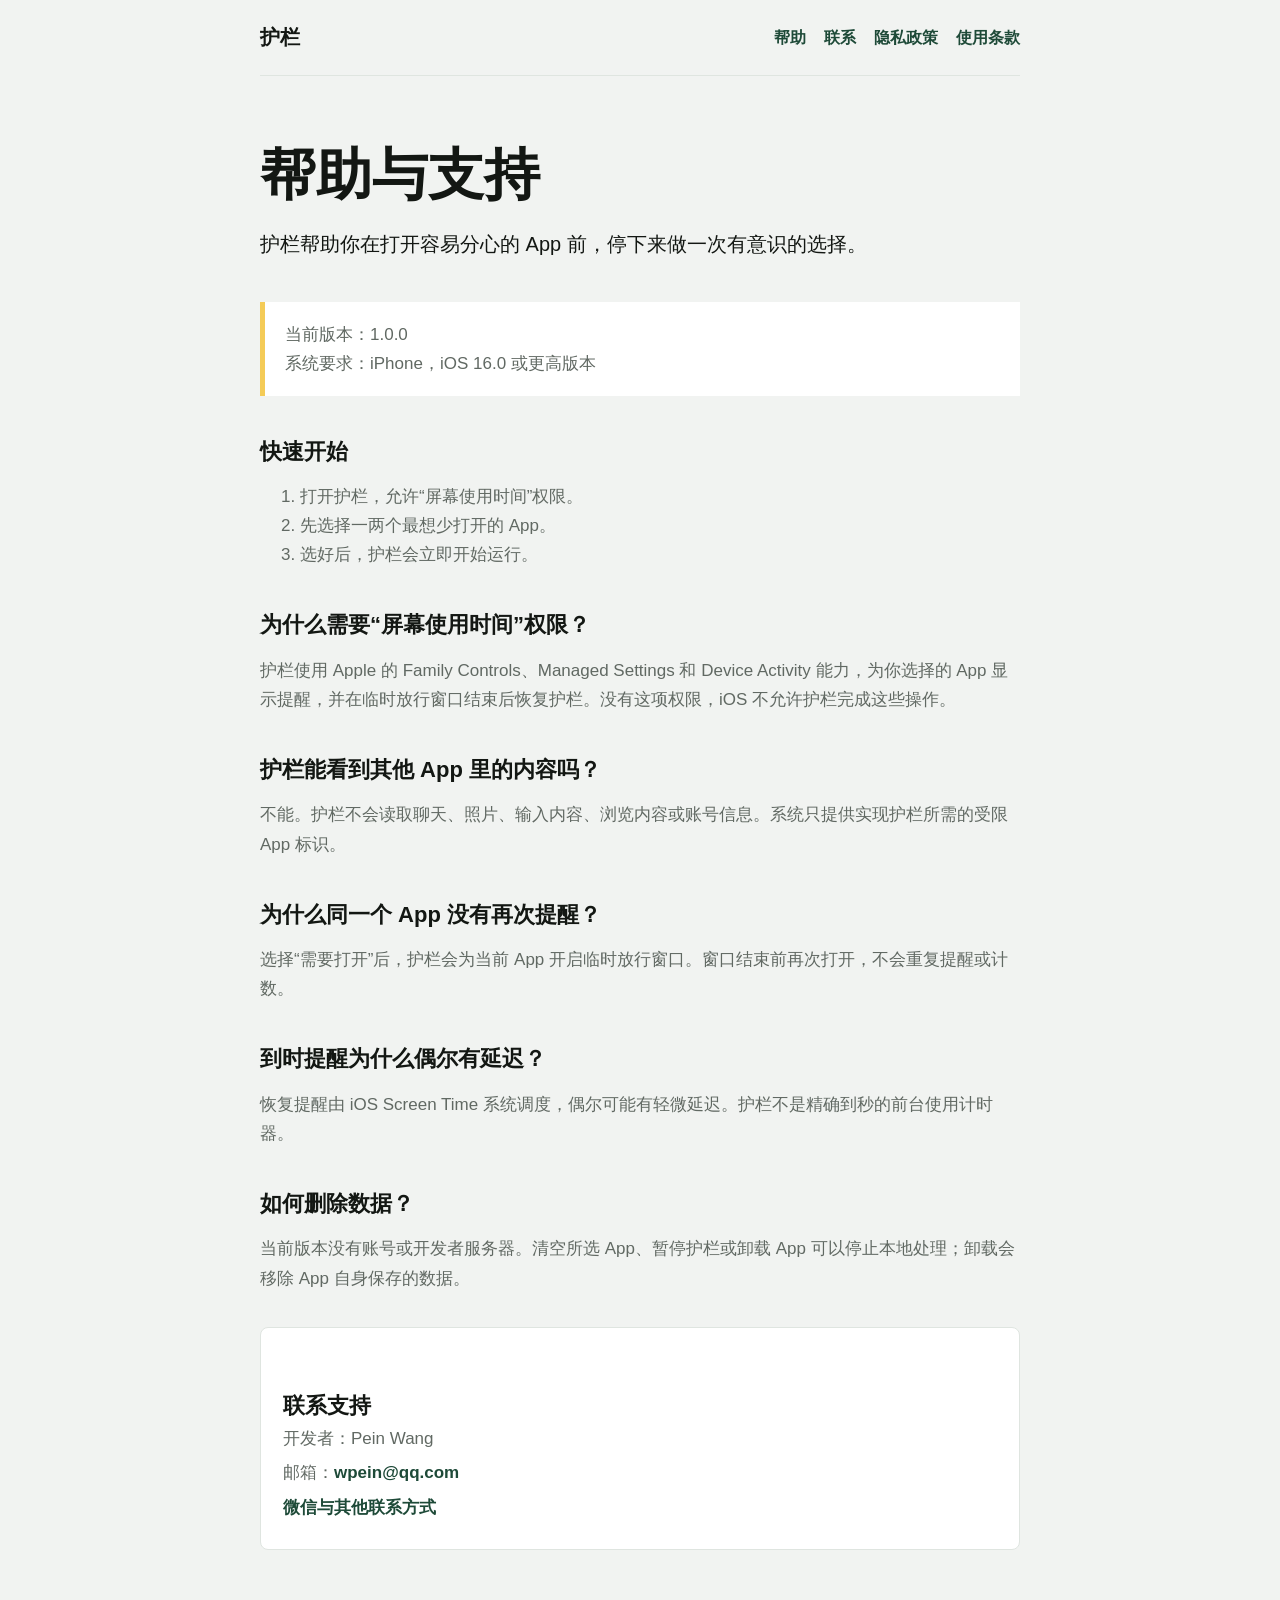
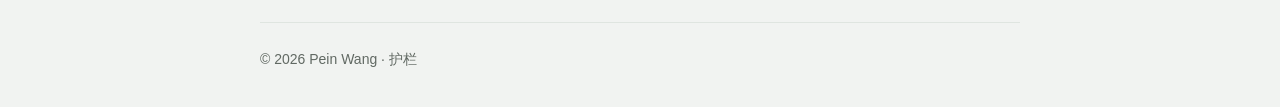
<file: index.html>
<!doctype html>
<html lang="zh-CN">
<head>
  <meta charset="utf-8">
  <meta name="viewport" content="width=device-width, initial-scale=1">
  <meta name="description" content="护栏 App 帮助与支持">
  <title>护栏支持</title>
  <link rel="stylesheet" href="styles.css">
</head>
<body>
  <header>
    <a class="brand" href="index.html">护栏</a>
    <nav aria-label="页面导航">
      <a href="index.html">帮助</a>
      <a href="contact.html">联系</a>
      <a href="privacy.html">隐私政策</a>
      <a href="terms.html">使用条款</a>
    </nav>
  </header>
  <main>
    <h1>帮助与支持</h1>
    <p class="lead">护栏帮助你在打开容易分心的 App 前，停下来做一次有意识的选择。</p>
    <div class="notice"><p>当前版本：1.0.0<br>系统要求：iPhone，iOS 16.0 或更高版本</p></div>

    <h2>快速开始</h2>
    <ol>
      <li>打开护栏，允许“屏幕使用时间”权限。</li>
      <li>先选择一两个最想少打开的 App。</li>
      <li>选好后，护栏会立即开始运行。</li>
    </ol>

    <h2>为什么需要“屏幕使用时间”权限？</h2>
    <p>护栏使用 Apple 的 Family Controls、Managed Settings 和 Device Activity 能力，为你选择的 App 显示提醒，并在临时放行窗口结束后恢复护栏。没有这项权限，iOS 不允许护栏完成这些操作。</p>

    <h2>护栏能看到其他 App 里的内容吗？</h2>
    <p>不能。护栏不会读取聊天、照片、输入内容、浏览内容或账号信息。系统只提供实现护栏所需的受限 App 标识。</p>

    <h2>为什么同一个 App 没有再次提醒？</h2>
    <p>选择“需要打开”后，护栏会为当前 App 开启临时放行窗口。窗口结束前再次打开，不会重复提醒或计数。</p>

    <h2>到时提醒为什么偶尔有延迟？</h2>
    <p>恢复提醒由 iOS Screen Time 系统调度，偶尔可能有轻微延迟。护栏不是精确到秒的前台使用计时器。</p>

    <h2>如何删除数据？</h2>
    <p>当前版本没有账号或开发者服务器。清空所选 App、暂停护栏或卸载 App 可以停止本地处理；卸载会移除 App 自身保存的数据。</p>

    <section class="contact" aria-labelledby="contact-title">
      <h2 id="contact-title">联系支持</h2>
      <p>开发者：Pein Wang</p>
      <p>邮箱：<a class="text-link" href="mailto:wpein@qq.com">wpein@qq.com</a></p>
      <p><a class="text-link" href="contact.html">微信与其他联系方式</a></p>
    </section>
  </main>
  <footer>© 2026 Pein Wang · 护栏</footer>
</body>
</html>
</file>
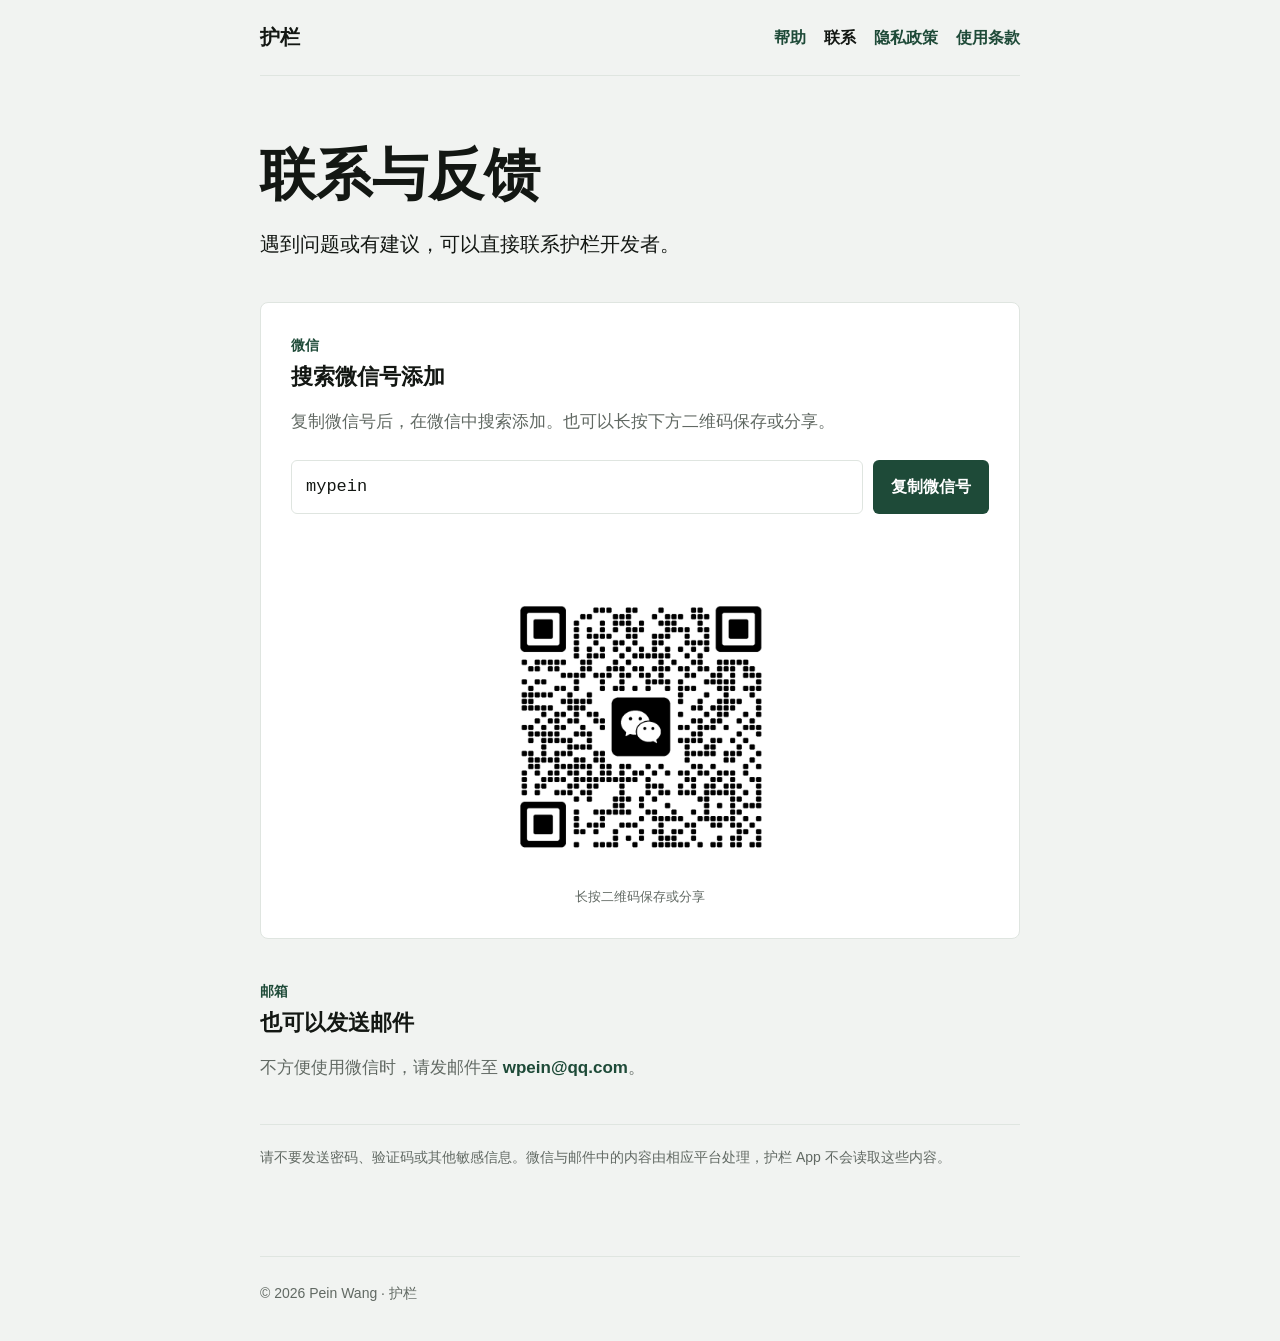
<file: contact.html>
<!doctype html>
<html lang="zh-CN">
<head>
  <meta charset="utf-8">
  <meta name="viewport" content="width=device-width, initial-scale=1">
  <meta name="description" content="联系护栏 App 开发者并提交使用反馈">
  <title>联系与反馈 · 护栏</title>
  <link rel="stylesheet" href="styles.css">
  <script src="contact.js" defer></script>
</head>
<body>
  <header>
    <a class="brand" href="index.html">护栏</a>
    <nav aria-label="页面导航">
      <a href="index.html">帮助</a>
      <a href="contact.html" aria-current="page">联系</a>
      <a href="privacy.html">隐私政策</a>
      <a href="terms.html">使用条款</a>
    </nav>
  </header>
  <main>
    <h1>联系与反馈</h1>
    <p class="lead">遇到问题或有建议，可以直接联系护栏开发者。</p>

    <section class="contact-panel" aria-labelledby="wechat-title">
      <div class="contact-copy">
        <p class="eyebrow">微信</p>
        <h2 id="wechat-title">搜索微信号添加</h2>
        <p>复制微信号后，在微信中搜索添加。也可以长按下方二维码保存或分享。</p>

        <div class="copy-row">
          <code id="wechat-id">mypein</code>
          <button type="button" data-copy-wechat="mypein">复制微信号</button>
        </div>
        <p class="copy-status" role="status" aria-live="polite"></p>
      </div>

      <figure class="qr-figure">
        <a href="wechat-qr.png" download="mypein-wechat-qr.png" aria-label="打开微信添加好友二维码原图">
          <img src="wechat-qr.png" width="797" height="802" alt="微信添加好友二维码">
        </a>
        <figcaption>长按二维码保存或分享</figcaption>
      </figure>
    </section>

    <section class="email-contact" aria-labelledby="email-title">
      <p class="eyebrow">邮箱</p>
      <h2 id="email-title">也可以发送邮件</h2>
      <p>不方便使用微信时，请发邮件至 <a class="text-link" href="mailto:wpein@qq.com">wpein@qq.com</a>。</p>
    </section>

    <p class="privacy-note">请不要发送密码、验证码或其他敏感信息。微信与邮件中的内容由相应平台处理，护栏 App 不会读取这些内容。</p>
  </main>
  <footer>© 2026 Pein Wang · 护栏</footer>
</body>
</html>
</file>
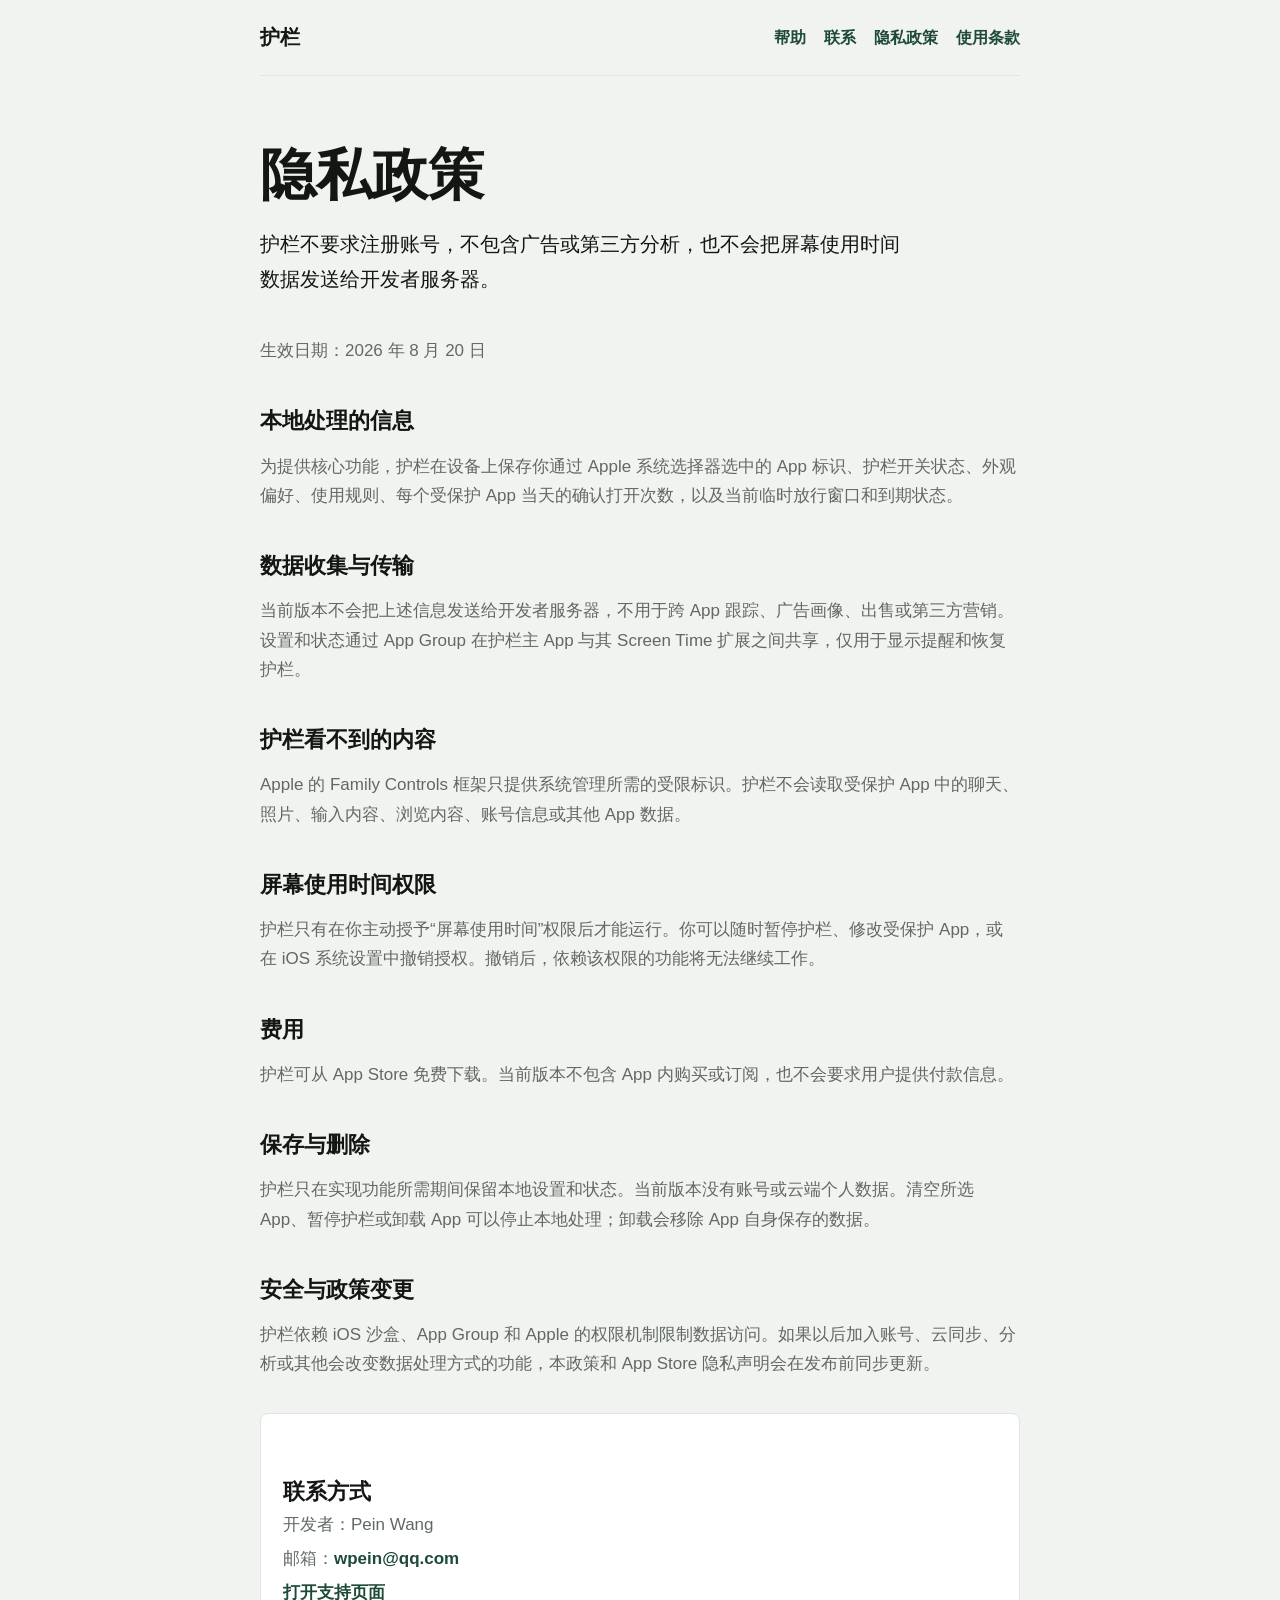
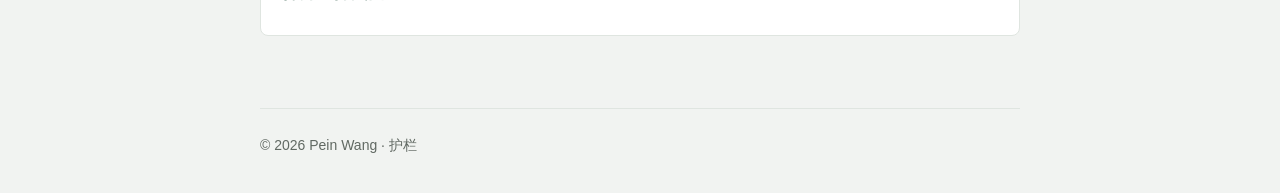
<file: privacy.html>
<!doctype html>
<html lang="zh-CN">
<head>
  <meta charset="utf-8">
  <meta name="viewport" content="width=device-width, initial-scale=1">
  <meta name="description" content="护栏 App 隐私政策">
  <title>护栏隐私政策</title>
  <link rel="stylesheet" href="styles.css">
</head>
<body>
  <header>
    <a class="brand" href="index.html">护栏</a>
    <nav aria-label="页面导航">
      <a href="index.html">帮助</a>
      <a href="contact.html">联系</a>
      <a href="privacy.html">隐私政策</a>
      <a href="terms.html">使用条款</a>
    </nav>
  </header>
  <main>
    <h1>隐私政策</h1>
    <p class="lead">护栏不要求注册账号，不包含广告或第三方分析，也不会把屏幕使用时间数据发送给开发者服务器。</p>
    <p>生效日期：2026 年 8 月 20 日</p>

    <h2>本地处理的信息</h2>
    <p>为提供核心功能，护栏在设备上保存你通过 Apple 系统选择器选中的 App 标识、护栏开关状态、外观偏好、使用规则、每个受保护 App 当天的确认打开次数，以及当前临时放行窗口和到期状态。</p>

    <h2>数据收集与传输</h2>
    <p>当前版本不会把上述信息发送给开发者服务器，不用于跨 App 跟踪、广告画像、出售或第三方营销。设置和状态通过 App Group 在护栏主 App 与其 Screen Time 扩展之间共享，仅用于显示提醒和恢复护栏。</p>

    <h2>护栏看不到的内容</h2>
    <p>Apple 的 Family Controls 框架只提供系统管理所需的受限标识。护栏不会读取受保护 App 中的聊天、照片、输入内容、浏览内容、账号信息或其他 App 数据。</p>

    <h2>屏幕使用时间权限</h2>
    <p>护栏只有在你主动授予“屏幕使用时间”权限后才能运行。你可以随时暂停护栏、修改受保护 App，或在 iOS 系统设置中撤销授权。撤销后，依赖该权限的功能将无法继续工作。</p>

    <h2>费用</h2>
    <p>护栏可从 App Store 免费下载。当前版本不包含 App 内购买或订阅，也不会要求用户提供付款信息。</p>

    <h2>保存与删除</h2>
    <p>护栏只在实现功能所需期间保留本地设置和状态。当前版本没有账号或云端个人数据。清空所选 App、暂停护栏或卸载 App 可以停止本地处理；卸载会移除 App 自身保存的数据。</p>

    <h2>安全与政策变更</h2>
    <p>护栏依赖 iOS 沙盒、App Group 和 Apple 的权限机制限制数据访问。如果以后加入账号、云同步、分析或其他会改变数据处理方式的功能，本政策和 App Store 隐私声明会在发布前同步更新。</p>

    <section class="contact" aria-labelledby="contact-title">
      <h2 id="contact-title">联系方式</h2>
      <p>开发者：Pein Wang</p>
      <p>邮箱：<a class="text-link" href="mailto:wpein@qq.com">wpein@qq.com</a></p>
      <p><a class="text-link" href="index.html">打开支持页面</a></p>
    </section>
  </main>
  <footer>© 2026 Pein Wang · 护栏</footer>
</body>
</html>
</file>
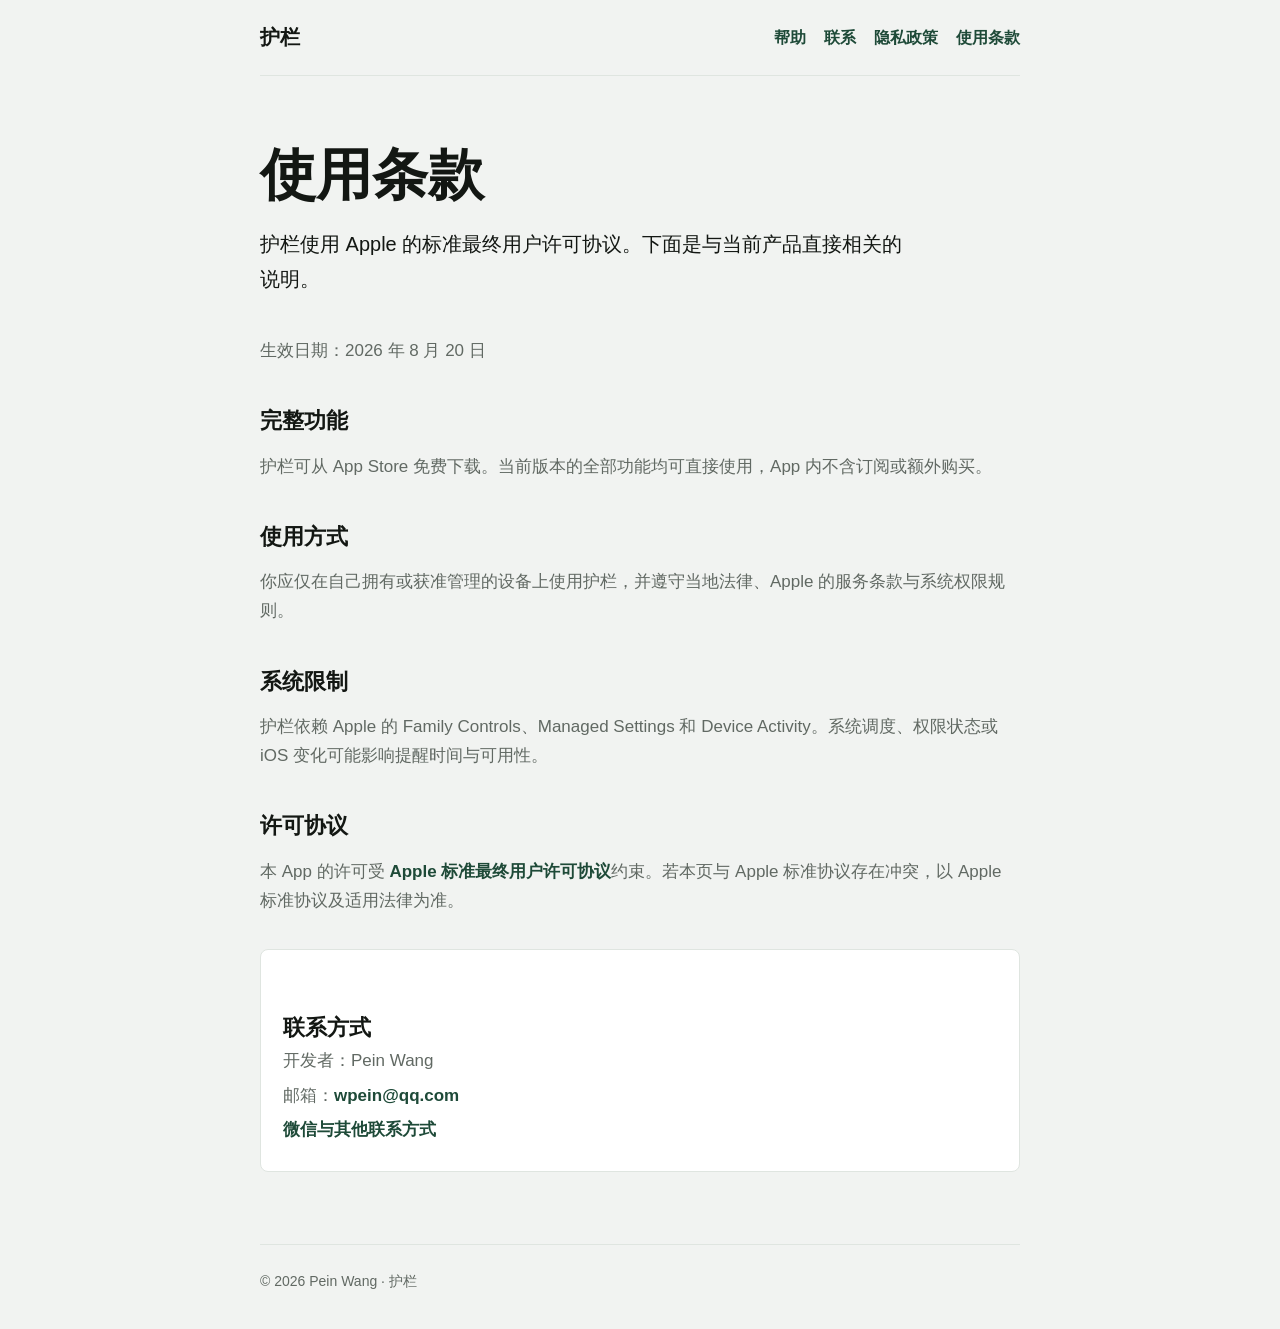
<file: terms.html>
<!doctype html>
<html lang="zh-CN">
<head>
  <meta charset="utf-8">
  <meta name="viewport" content="width=device-width, initial-scale=1">
  <meta name="description" content="护栏 App 使用条款">
  <title>护栏使用条款</title>
  <link rel="stylesheet" href="styles.css">
</head>
<body>
  <header>
    <a class="brand" href="index.html">护栏</a>
    <nav aria-label="页面导航">
      <a href="index.html">帮助</a>
      <a href="contact.html">联系</a>
      <a href="privacy.html">隐私政策</a>
      <a href="terms.html">使用条款</a>
    </nav>
  </header>
  <main>
    <h1>使用条款</h1>
    <p class="lead">护栏使用 Apple 的标准最终用户许可协议。下面是与当前产品直接相关的说明。</p>
    <p>生效日期：2026 年 8 月 20 日</p>

    <h2>完整功能</h2>
    <p>护栏可从 App Store 免费下载。当前版本的全部功能均可直接使用，App 内不含订阅或额外购买。</p>

    <h2>使用方式</h2>
    <p>你应仅在自己拥有或获准管理的设备上使用护栏，并遵守当地法律、Apple 的服务条款与系统权限规则。</p>

    <h2>系统限制</h2>
    <p>护栏依赖 Apple 的 Family Controls、Managed Settings 和 Device Activity。系统调度、权限状态或 iOS 变化可能影响提醒时间与可用性。</p>

    <h2>许可协议</h2>
    <p>本 App 的许可受 <a class="text-link" href="https://www.apple.com/legal/internet-services/itunes/appstore/dev/stdeula/">Apple 标准最终用户许可协议</a>约束。若本页与 Apple 标准协议存在冲突，以 Apple 标准协议及适用法律为准。</p>

    <section class="contact" aria-labelledby="contact-title">
      <h2 id="contact-title">联系方式</h2>
      <p>开发者：Pein Wang</p>
      <p>邮箱：<a class="text-link" href="mailto:wpein@qq.com">wpein@qq.com</a></p>
      <p><a class="text-link" href="contact.html">微信与其他联系方式</a></p>
    </section>
  </main>
  <footer>© 2026 Pein Wang · 护栏</footer>
</body>
</html>
</file>
<file: styles.css>
:root {
  color-scheme: light dark;
  --canvas: #f1f3f1;
  --surface: #ffffff;
  --ink: #131713;
  --muted: #616963;
  --brand: #1e4a38;
  --border: #dfe5e0;
  --accent: #f4cb57;
}

@media (prefers-color-scheme: dark) {
  :root {
    --canvas: #0e100f;
    --surface: #252a26;
    --ink: #f0f3f1;
    --muted: #9ba49e;
    --brand: #8cc8a9;
    --border: #39413b;
    --accent: #d9b74f;
  }
}

* { box-sizing: border-box; }

body {
  margin: 0;
  background: var(--canvas);
  color: var(--ink);
  font-family: -apple-system, BlinkMacSystemFont, "SF Pro Text", "PingFang SC", sans-serif;
  line-height: 1.72;
  letter-spacing: 0;
}

header, main, footer {
  width: min(760px, calc(100% - 40px));
  margin: 0 auto;
}

header {
  display: flex;
  align-items: center;
  justify-content: space-between;
  min-height: 76px;
  border-bottom: 1px solid var(--border);
}

.brand {
  color: var(--ink);
  font-size: 20px;
  font-weight: 750;
  text-decoration: none;
}

nav { display: flex; gap: 18px; }

nav a, .text-link {
  color: var(--brand);
  font-weight: 650;
  text-decoration: none;
}

nav a[aria-current="page"] { color: var(--ink); }

main { padding: 64px 0 72px; }

h1, h2 { margin: 0; line-height: 1.24; }
h1 { max-width: 680px; font-size: clamp(36px, 8vw, 56px); }
h2 { margin-top: 42px; font-size: 22px; }
p, li { color: var(--muted); font-size: 17px; }

.lead {
  max-width: 650px;
  margin: 18px 0 40px;
  color: var(--ink);
  font-size: 20px;
}

.notice {
  margin: 26px 0;
  padding: 18px 20px;
  border-left: 5px solid var(--accent);
  background: var(--surface);
}

.notice p { margin: 0; }

.contact {
  margin-top: 34px;
  padding: 22px;
  border: 1px solid var(--border);
  background: var(--surface);
  border-radius: 8px;
}

.contact p { margin: 5px 0; }

.contact-panel {
  margin-top: 36px;
  padding: 30px;
  border: 1px solid var(--border);
  border-radius: 8px;
  background: var(--surface);
}

.contact-panel h2,
.email-contact h2 {
  margin-top: 6px;
}

.eyebrow {
  margin: 0;
  color: var(--brand);
  font-size: 14px;
  font-weight: 700;
}

.copy-row {
  display: flex;
  gap: 10px;
  align-items: stretch;
  margin-top: 24px;
}

.copy-row code {
  display: flex;
  flex: 1;
  align-items: center;
  min-width: 0;
  padding: 11px 14px;
  border: 1px solid var(--border);
  border-radius: 6px;
  color: var(--ink);
  font-family: ui-monospace, "SFMono-Regular", Menlo, monospace;
  font-size: 17px;
  overflow-wrap: anywhere;
}

.copy-row button {
  min-height: 48px;
  padding: 0 18px;
  border: 0;
  border-radius: 6px;
  background: var(--brand);
  color: var(--surface);
  font: inherit;
  font-weight: 700;
  cursor: pointer;
}

.copy-row button:focus-visible,
.qr-figure a:focus-visible,
.text-link:focus-visible,
nav a:focus-visible {
  outline: 3px solid var(--accent);
  outline-offset: 3px;
}

.copy-status {
  min-height: 25px;
  margin: 8px 0 0;
  color: var(--brand);
  font-size: 14px;
}

.qr-figure {
  width: min(100%, 300px);
  margin: 28px auto 0;
  text-align: center;
}

.qr-figure a { display: block; }

.qr-figure img {
  display: block;
  width: 100%;
  height: auto;
  border-radius: 6px;
  background: #ffffff;
}

.qr-figure figcaption {
  margin-top: 9px;
  color: var(--muted);
  font-size: 13px;
}

.email-contact {
  margin-top: 34px;
  padding-top: 6px;
}

.privacy-note {
  margin-top: 42px;
  padding-top: 20px;
  border-top: 1px solid var(--border);
  font-size: 14px;
}

footer {
  padding: 24px 0 36px;
  border-top: 1px solid var(--border);
  color: var(--muted);
  font-size: 14px;
}

@media (max-width: 620px) {
  header {
    align-items: flex-start;
    flex-direction: column;
    gap: 12px;
    padding: 18px 0;
  }

  nav { flex-wrap: wrap; gap: 10px 16px; }
  main { padding-top: 44px; }

  .contact-panel {
    padding: 22px;
  }

  .qr-figure {
    width: min(100%, 280px);
    margin-top: 24px;
  }

  .copy-row { flex-direction: column; }
  .copy-row button { width: 100%; }
}
</file>
